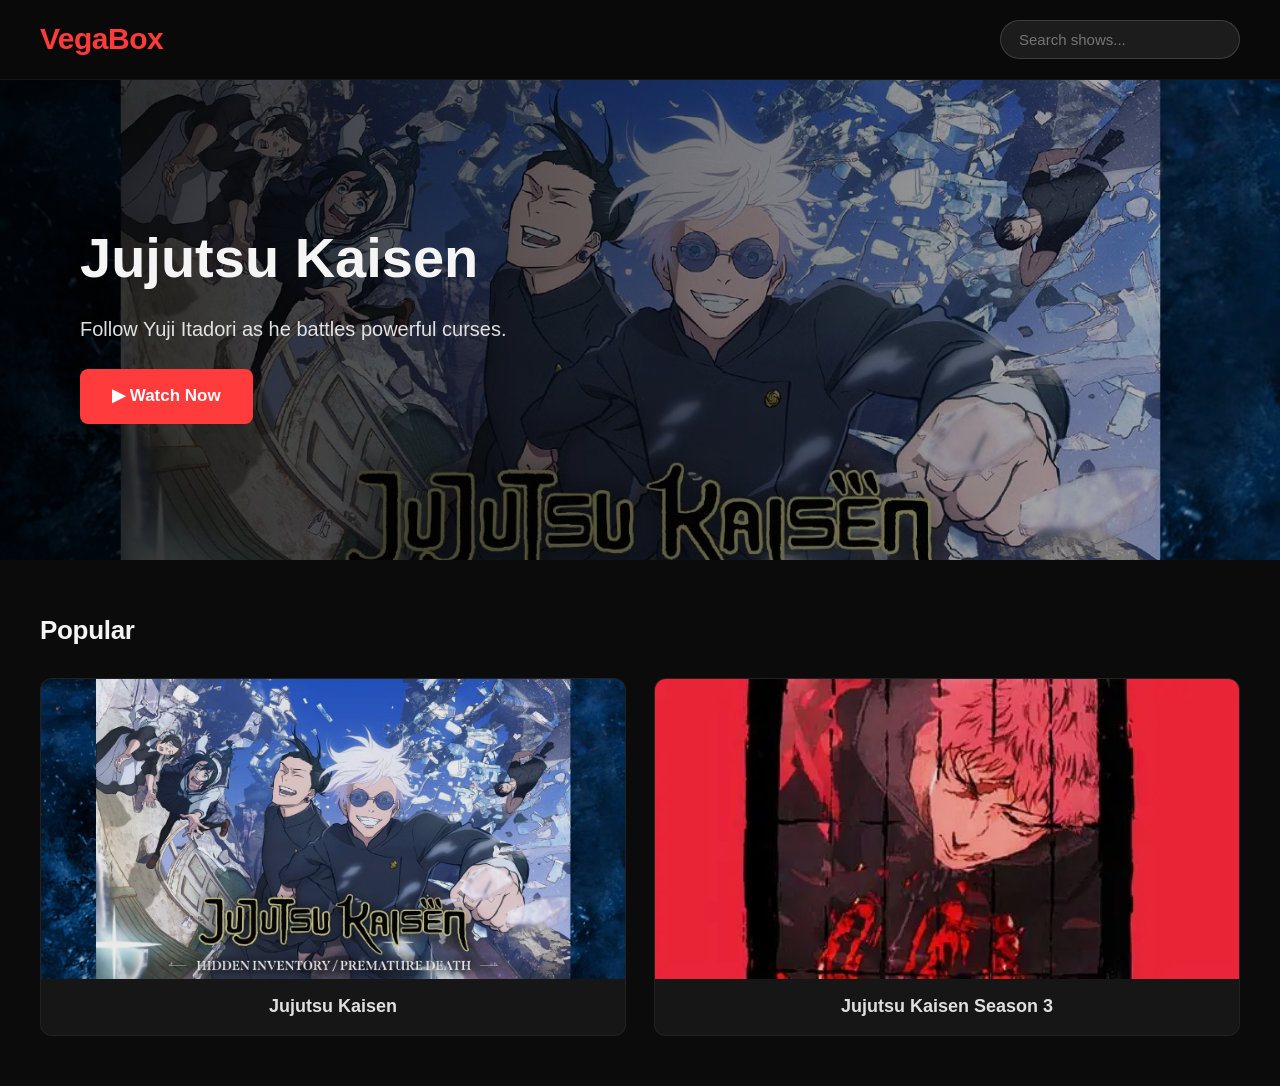
<file: index.html>
<!DOCTYPE html>
<html lang="en">
<head>
  <meta charset="UTF-8">
  <meta name="viewport" content="width=device-width, initial-scale=1.0">
  <title>VegaBox</title>
  <link rel="stylesheet" href="style.css">
</head>

<body>

<!-- TOP BAR -->
<header class="topbar" role="banner">
  <div class="logo">VegaBox</div>
  <input type="text" id="searchBar" placeholder="Search shows..." aria-label="Search shows">
</header>

<!-- HERO -->
<section class="hero" role="region" aria-label="Featured show">
  <div class="hero-content">
    <h1>Jujutsu Kaisen</h1>
    <p>Follow Yuji Itadori as he battles powerful curses.</p>
    <a class="hero-btn" href="player.html?video=videos/show1.mp4">▶ Watch Now</a>
  </div>
</section>

<!-- MAIN CONTENT -->
<main class="container" role="main">
  <h2 class="section-title">Popular</h2>

  <section class="shows-grid" id="showsGrid" aria-label="Popular shows">

    <!-- Show Card -->
    <article class="show-card">
      <div class="thumbnail">
        <img src="thumbnails/thumb1.jpg" alt="Jujutsu Kaisen" loading="lazy">
        <a class="play-overlay" href="player.html?video=videos/show1.mp4">▶</a>
      </div>
      <h3>Jujutsu Kaisen</h3>
    </article>

    <article class="show-card">
      <div class="thumbnail">
        <img src="thumbnails/thumb2.jpg" alt="Jujutsu Kaisen Season 3" loading="lazy">
        <a class="play-overlay" href="player.html?video=videos/show2.mp4">▶</a>
      </div>
      <h3>Jujutsu Kaisen Season 3</h3>
    </article>

  </section>
</main>

<script src="search.js"></script>
</body>
</html>
</file>
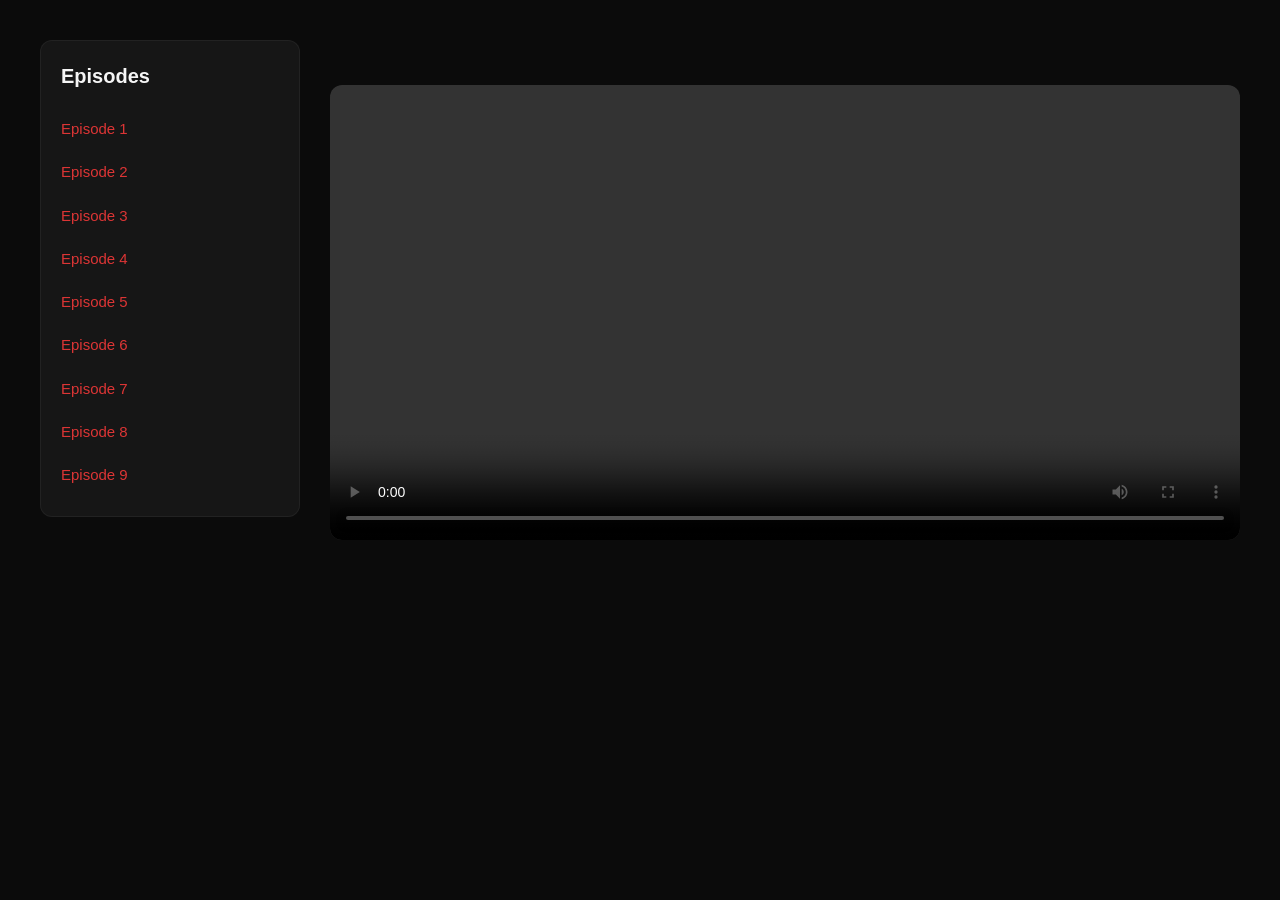
<file: player.html>
<!DOCTYPE html>
<html lang="en">
<head>
  <meta charset="UTF-8">
  <meta name="viewport" content="width=device-width, initial-scale=1.0">
  <title>Jujutsu Kaisen – Player</title>
  <link rel="stylesheet" href="style.css">
</head>

<body>

  <main class="player-layout">

    <!-- EPISODE SIDEBAR -->
    <aside class="episode-sidebar">
      <h3>Episodes</h3>

      <a href="player.html?video=https://drive.google.com/uc?export=download&id=1G5AwZIqXsjYTuAGL24UYzU0FRChLEW92&title=Jujutsu Kaisen&episode=1">
        Episode 1
      </a>

      <a href="player.html?video=https://drive.google.com/uc?export=download&id=1Zy3cIRZVpZq9Rku3pIJ-TgpJAQuhtEZl&title=Jujutsu Kaisen&episode=2">
        Episode 2
      </a>

      <a href="player.html?video=https://drive.google.com/uc?export=download&id=19e0vv0WLKjFKpxyVg7sVZcS1QXZ02f7G&title=Jujutsu Kaisen&episode=3">
        Episode 3
      </a>

      <a href="player.html?video=https://drive.google.com/uc?export=download&id=1fzEAzZLlr16iD7s7AT4RBnyaaMQumqT_&title=Jujutsu Kaisen&episode=4">
        Episode 4
      </a>

      <a href="player.html?video=https://drive.google.com/uc?export=download&id=1gs0F_BoA4nyw5L_RUZLDlc3R5bP4Y7B8&title=Jujutsu Kaisen&episode=5">
        Episode 5
      </a>

      <a href="player.html?video=https://drive.google.com/uc?export=download&id=1LpmR0ryWZc3NCwX6YONnp3OC3ksK0aye&title=Jujutsu Kaisen&episode=6">
        Episode 6
      </a>

      <a href="player.html?video=https://drive.google.com/uc?export=download&id=1QrYMT8WmM_Lm9_Q1y7u49Y2xmGQYETvd&title=Jujutsu Kaisen&episode=7">
        Episode 7
      </a>

      <a href="player.html?video=https://drive.google.com/uc?export=download&id=1fliGmCTSWqrNG--Mhps3rYGb01a_2x5M&title=Jujutsu Kaisen&episode=8">
        Episode 8
      </a>

      <a href="player.html?video=https://drive.google.com/uc?export=download&id=1A0RO6R0Tv4BH0L-6ehX0Dvp3DAivr44H&title=Jujutsu Kaisen&episode=9">
        Episode 9
      </a>

    </aside>

    <!-- VIDEO PLAYER AREA -->
    <section class="player-area">
      <h2 id="showTitle"></h2>
      <p id="episodeLabel"></p>

      <video id="videoPlayer" controls preload="metadata">
        Your browser does not support HTML5 video.
      </video>
    </section>

  </main>

  <script>
    const params = new URLSearchParams(window.location.search);

    const video = params.get("video");
    const title = params.get("title");
    const episode = params.get("episode");

    const player = document.getElementById("videoPlayer");
    const showTitle = document.getElementById("showTitle");
    const episodeLabel = document.getElementById("episodeLabel");

    if (video) player.src = video;
    if (title) showTitle.textContent = title;
    if (episode) episodeLabel.textContent = "Episode " + episode;
  </script>

</body>
</html>
</file>
<file: style.css>
/* =========================================
   GLOBAL RESET & BASE STYLES
========================================= */
* {
  box-sizing: border-box;
  margin: 0;
  padding: 0;
}

body {
  font-family: "Inter", Arial, Helvetica, sans-serif;
  background: #0b0b0b;
  color: #f5f5f5;
  line-height: 1.55;
  -webkit-font-smoothing: antialiased;
}

/* Smooth transitions globally */
img, a, button, input {
  transition: 0.25s ease;
}

/* =========================================
   TOP BAR
========================================= */
.topbar {
  background: rgba(10, 10, 10, 0.85);
  backdrop-filter: blur(10px);
  padding: 16px 40px;
  display: flex;
  align-items: center;
  gap: 20px;
  position: sticky;
  top: 0;
  z-index: 100;
  border-bottom: 1px solid rgba(255,255,255,0.05);
}

.logo {
  font-size: 30px;
  font-weight: 700;
  letter-spacing: -0.5px;
  color: #ff3b3b;
}

/* =========================================
   SEARCH BAR
========================================= */
#searchBar {
  margin-left: auto;
  padding: 10px 18px;
  border-radius: 25px;
  border: 1px solid rgba(255,255,255,0.15);
  background: rgba(255,255,255,0.08);
  color: white;
  font-size: 15px;
  width: 240px;
}

#searchBar:focus {
  outline: none;
  border-color: #ff3b3b;
  background: rgba(255,255,255,0.12);
}

/* =========================================
   HERO BANNER
========================================= */
.hero {
  height: 480px;
  background:
    linear-gradient(to right, rgba(0,0,0,.85), rgba(0,0,0,.25)),
    url("thumbnails/Jujutsu_Kaisen_Season_2_Thumbnail.jpeg");
  background-size: cover;
  background-position: center;
  display: flex;
  align-items: center;
  padding-left: 80px;
}

.hero-content h1 {
  font-size: 56px;
  font-weight: 800;
  margin-bottom: 12px;
}

.hero-content p {
  margin-bottom: 24px;
  font-size: 20px;
  max-width: 520px;
  opacity: 0.9;
}

.hero-btn {
  background: #ff3b3b;
  padding: 14px 32px;
  border-radius: 8px;
  color: white;
  text-decoration: none;
  font-weight: 600;
  font-size: 17px;
  display: inline-block;
}

.hero-btn:hover {
  background: #ff5555;
  transform: translateY(-2px);
}

/* =========================================
   PAGE CONTAINER
========================================= */
.container {
  max-width: 1500px;
  margin: auto;
  padding: 50px 40px;
}

/* =========================================
   SECTION TITLE
========================================= */
.section-title {
  font-size: 26px;
  font-weight: 700;
  margin-bottom: 28px;
  letter-spacing: -0.3px;
}

/* =========================================
   SHOW GRID
========================================= */
.shows-grid {
  display: grid;
  grid-template-columns: repeat(auto-fit, minmax(230px, 1fr));
  gap: 28px;
}

/* =========================================
   SHOW CARD
========================================= */
.show-card {
  background: #161616;
  border-radius: 12px;
  overflow: hidden;
  cursor: pointer;
  border: 1px solid rgba(255,255,255,0.05);
  transition: transform .25s ease, box-shadow .25s ease;
}

.show-card:hover {
  transform: translateY(-6px);
  box-shadow: 0 12px 35px rgba(0,0,0,0.85);
}

/* =========================================
   THUMBNAIL
========================================= */
.thumbnail {
  position: relative;
  width: 100%;
  height: 300px;
  overflow: hidden;
}

.thumbnail img {
  width: 100%;
  height: 100%;
  object-fit: cover;
  filter: brightness(0.92);
}

.thumbnail:hover img {
  transform: scale(1.08);
  filter: brightness(1);
}

/* =========================================
   PLAY BUTTON OVERLAY
========================================= */
.play-overlay {
  position: absolute;
  top: 50%;
  left: 50%;
  transform: translate(-50%, -50%);
  font-size: 38px;
  width: 80px;
  height: 80px;
  border-radius: 50%;
  background: rgba(0,0,0,0.65);
  display: flex;
  align-items: center;
  justify-content: center;
  color: white;
  text-decoration: none;
  opacity: 0;
}

.thumbnail:hover .play-overlay {
  opacity: 1;
}

/* =========================================
   CARD TITLE
========================================= */
.show-card h3 {
  padding: 14px;
  text-align: center;
  font-size: 18px;
  font-weight: 600;
  opacity: 0.9;
}

/* =========================================
   VIDEO PLAYER PAGE
========================================= */
.player-page {
  display: flex;
  justify-content: center;
  align-items: center;
}

video {
  width: 100%;
  max-width: 1100px;
  border-radius: 12px;
  background: black;
  margin-top: 30px;
}

/* =========================================
   RESPONSIVE BREAKPOINTS
========================================= */
@media (max-width: 900px) {
  .hero {
    height: 360px;
    padding-left: 40px;
  }
  .hero-content h1 {
    font-size: 40px;
  }
}

@media (max-width: 600px) {
  .container {
    padding: 25px;
  }
  .logo {
    font-size: 24px;
  }
  #searchBar {
    width: 150px;
  }
  .hero {
    height: 260px;
    padding-left: 20px;
  }
  .hero-content h1 {
    font-size: 28px;
  }
  .hero-content p {
    font-size: 15px;
  }
  .thumbnail {
    height: 220px;
  }
}
/* ===== PLAYER LAYOUT ===== */
.player-layout {
  display: flex;
  gap: 30px;
  padding: 40px;
  max-width: 1500px;
  margin: auto;
}

/* ===== EPISODE SIDEBAR ===== */
.episode-sidebar {
  width: 260px;
  background: #161616;
  padding: 20px;
  border-radius: 12px;
  border: 1px solid rgba(255,255,255,0.05);
  height: fit-content;
}

.episode-sidebar h3 {
  margin-bottom: 15px;
  font-size: 20px;
  font-weight: 700;
}

.episode-sidebar a {
  display: block;
  padding: 10px 0;
  color: #ff3b3b;
  text-decoration: none;
  font-size: 15px;
  opacity: 0.85;
}

.episode-sidebar a:hover {
  opacity: 1;
  text-decoration: underline;
}

/* ===== VIDEO AREA ===== */
.player-area {
  flex: 1;
}

.player-area h2 {
  font-size: 26px;
  margin-bottom: 5px;
}

.player-area p {
  margin-bottom: 15px;
  opacity: 0.8;
}

.player-area video {
  width: 100%;
  max-width: 100%;
  border-radius: 12px;
  background: black;
}
</file>
